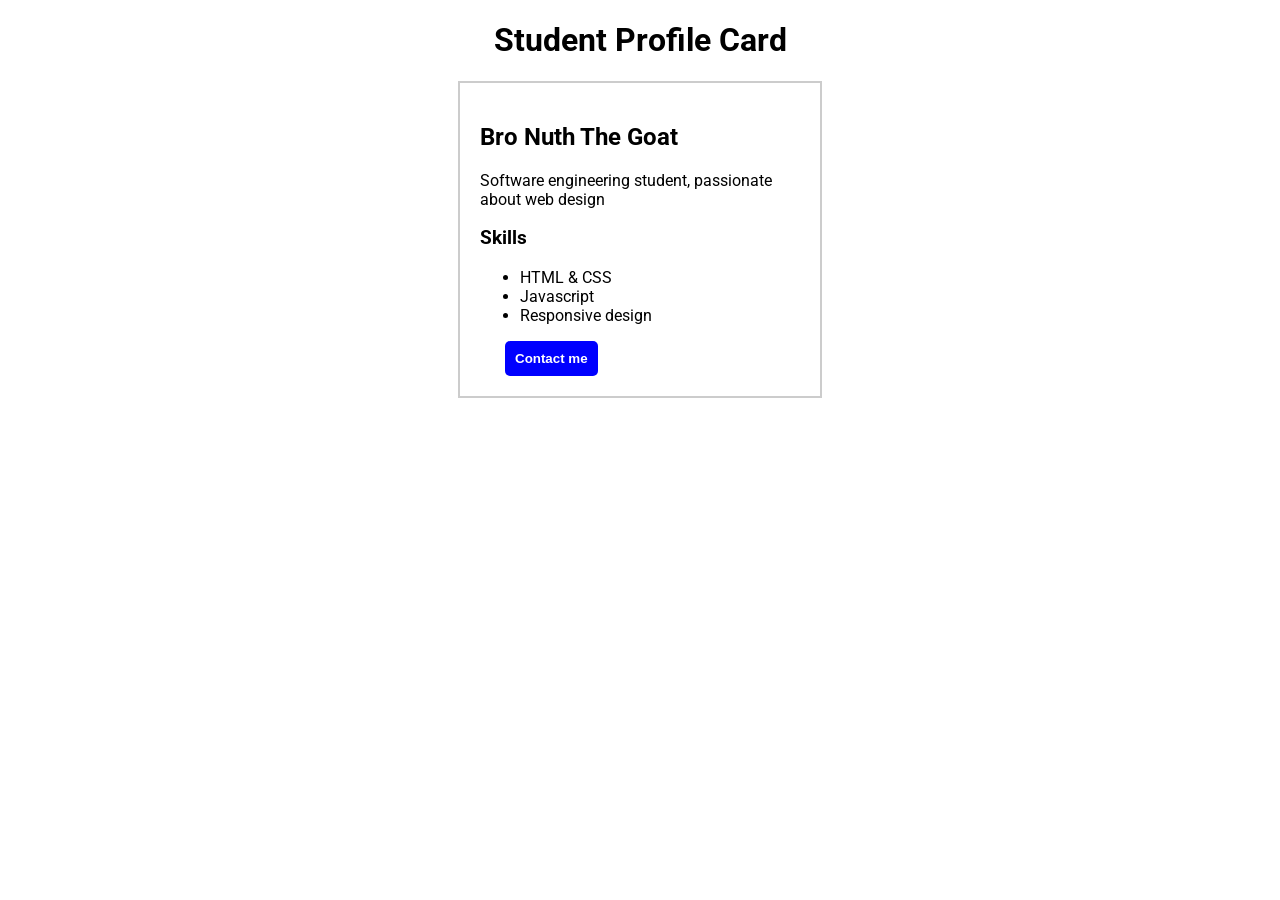
<file: week2/index.html>
<!DOCTYPE html>
<html lang="en">
<head>
    <meta charset="UTF-8">
    <meta name="viewport" content="width=device-width, initial-scale=1.0">
    <title>Document</title>

    <link rel = "stylesheet" href = "style.css">
</head>
<body>
    <h1 class = "title">Student Profile Card</h1>
    <section class = "profile_card">
        <h2>Bro Nuth The Goat</h2>
        <p>Software engineering student, passionate about web design</p>
        <h3>Skills</h3>
        <ul>
            <li>HTML & CSS</li>
            <li>Javascript</li>
            <li>Responsive design</li>
        </ul>
        <button class = "contact_me_button">Contact me</button>
    </section>
</body>
</html>
</file>
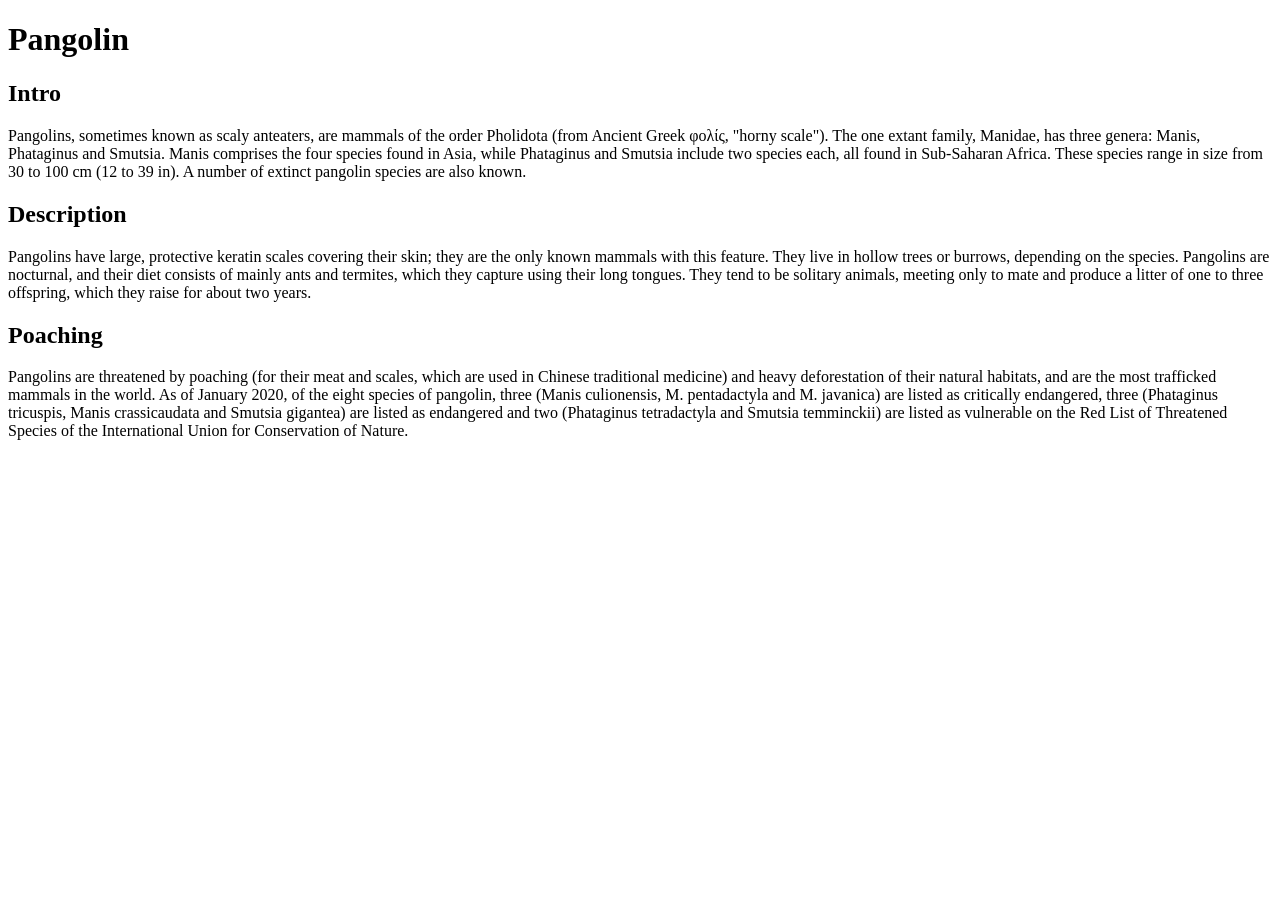
<file: exercise1.html>
<!DOCTYPE html>
<html lang="en">
<head>
    <meta charset="UTF-8">
    <meta name="viewport" content="width=device-width, initial-scale=1.0">
    <title>Exercise1</title>
</head>
<body>
    <h1>
        Pangolin
    </h1>
    <h2>
        Intro
    </h2>
    <p>
        Pangolins, sometimes known as scaly anteaters, are mammals of the order Pholidota (from Ancient Greek φολίς, "horny scale"). The one extant family, Manidae, has three genera: Manis, Phataginus and Smutsia. Manis comprises the four species found in Asia, while Phataginus and Smutsia include two species each, all found in Sub-Saharan Africa. These species range in size from 30 to 100 cm (12 to 39 in). A number of extinct pangolin species are also known.
    </p>
    <h2>
        Description
    </h2>
    <p>
        Pangolins have large, protective keratin scales covering their skin; they are the only known mammals with this feature. They live in hollow trees or burrows, depending on the species. Pangolins are nocturnal, and their diet consists of mainly ants and termites, which they capture using their long tongues. They tend to be solitary animals, meeting only to mate and produce a litter of one to three offspring, which they raise for about two years.
    </p>
    <h2>
        Poaching
    </h2>
    <p>
        Pangolins are threatened by poaching (for their meat and scales, which are used in Chinese traditional medicine) and heavy deforestation of their natural habitats, and are the most trafficked mammals in the world. As of January 2020, of the eight species of pangolin, three (Manis culionensis, M. pentadactyla and M. javanica) are listed as critically endangered, three (Phataginus tricuspis, Manis crassicaudata and Smutsia gigantea) are listed as endangered and two (Phataginus tetradactyla and Smutsia temminckii) are listed as vulnerable on the Red List of Threatened Species of the International Union for Conservation of Nature.
    </p>
</body>
</html>
</file>
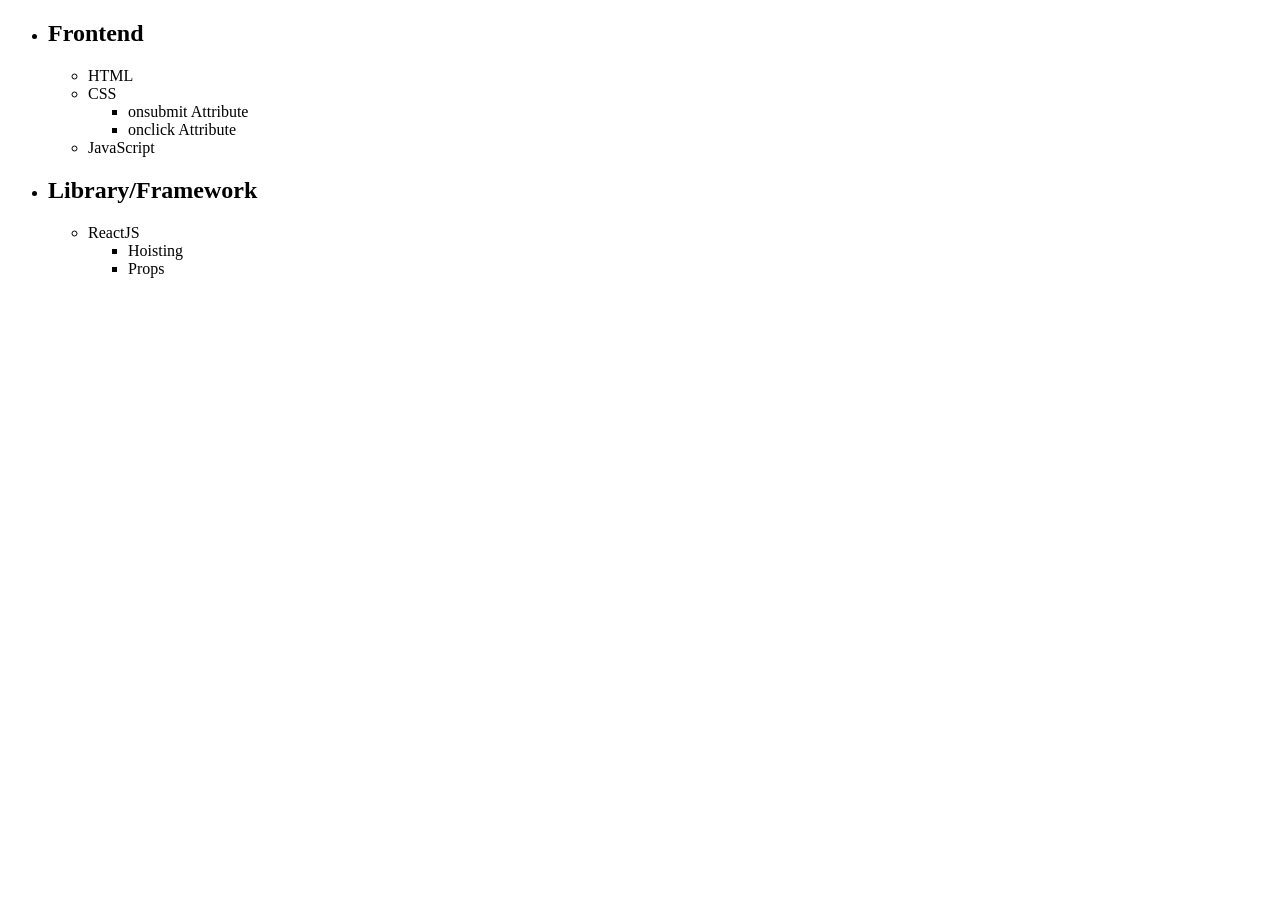
<file: exercise2.html>
<!DOCTYPE html>
<html lang="en">
<head>
    <meta charset="UTF-8">
    <meta name="viewport" content="width=device-width, initial-scale=1.0">
    <title>Exercise2</title>
</head>
<body>
    <ul>
        <li><h2>Frontend</h2></li>
        <ul>
            <li>HTML</li>
            <li>CSS
                <ul>
                    <li>onsubmit Attribute</li>
                    <li>onclick Attribute</li>
                </ul>
            <li>JavaScript</li>
        </ul>
    </ul>
    <ul>
        <li><h2>Library/Framework</h2></li>
        <ul>
            <li>ReactJS
                <ul>
                    <li>Hoisting</li>
                    <li>Props</li>
                </ul>
            </li>
        </ul>
    </ul>
</body>
</html>
</file>
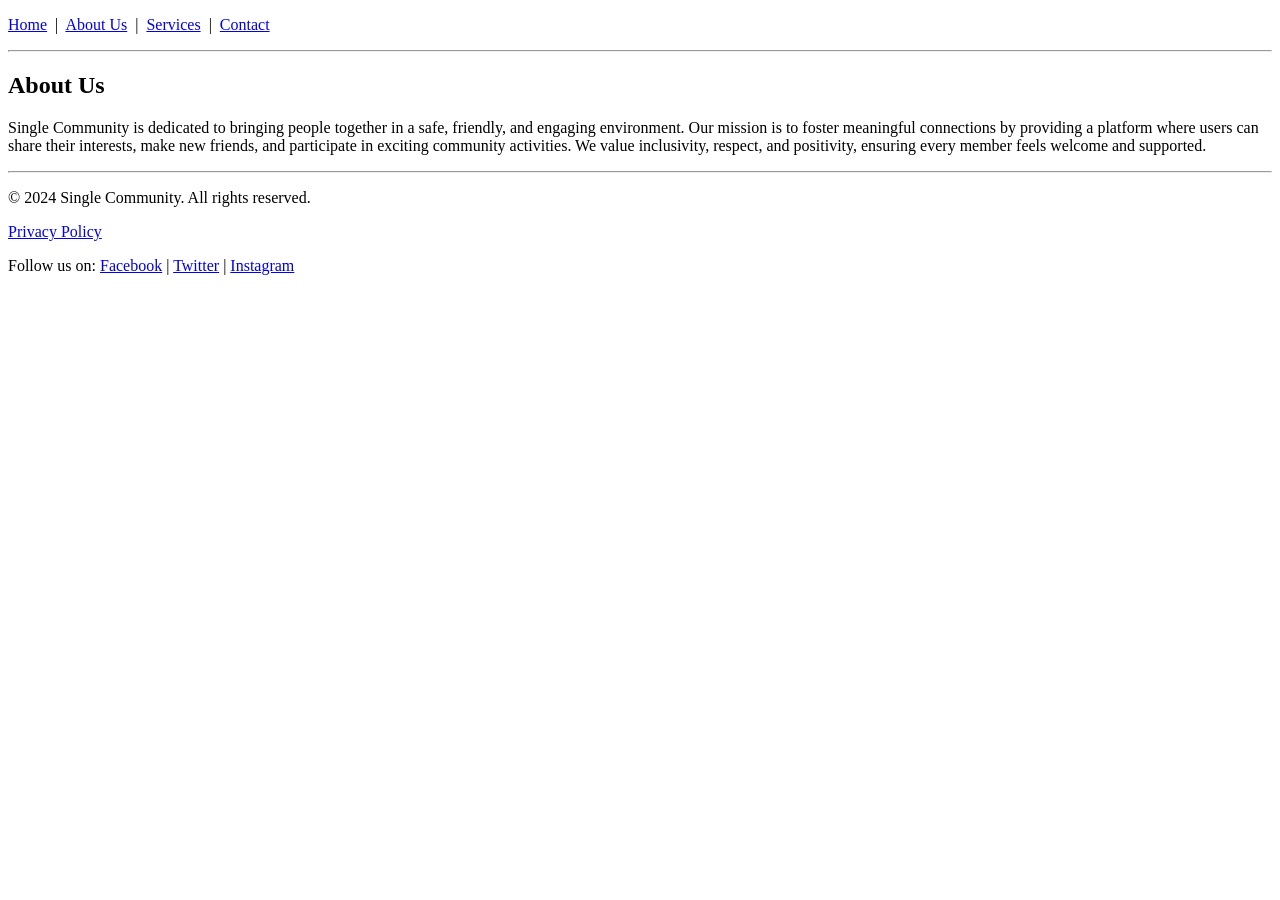
<file: exercise3/aboutus.html>
<!DOCTYPE html>
<html lang="en">
<head>
    <meta charset="UTF-8">
    <meta name="viewport" content="width=device-width, initial-scale=1.0">
    <title>About Us</title>
</head>
<body>
    <p>
        <a href="home.html">Home</a> &nbsp;|&nbsp;
        <a href="aboutus.html">About Us</a> &nbsp;|&nbsp;
        <a href="service.html">Services</a> &nbsp;|&nbsp;
        <a href="contact.html">Contact</a>
    </p>
    <hr>
    <h2>
        About Us
    </h2>
    <p>
        Single Community is dedicated to bringing people together in a safe, friendly, and engaging environment. Our mission is to foster meaningful connections by providing a platform where users can share their interests, make new friends, and participate in exciting community activities. We value inclusivity, respect, and positivity, ensuring every member feels welcome and supported.
    </p>

    <hr>
    <footer>
        <p>
            &copy; 2024 Single Community. All rights reserved.
        </p>
        <p><a href="#">Privacy Policy</a></p> 
        <p>Follow us on: 
            <a href="#">Facebook</a> | 
            <a href="#">Twitter</a> | 
            <a href="#">Instagram</a>
        </p>
    </footer>           
</html>
</file>
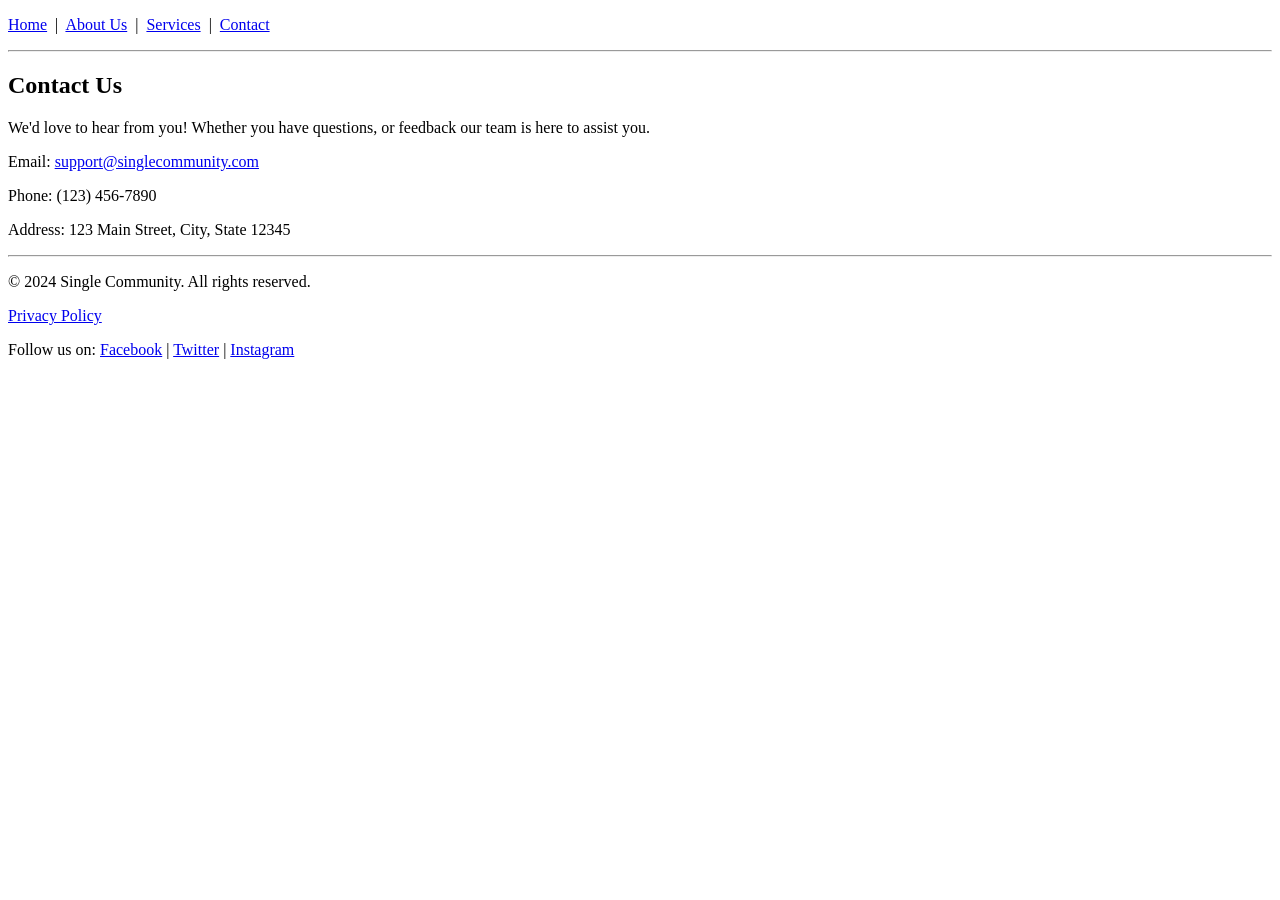
<file: exercise3/contact.html>
<!DOCTYPE html>
<html lang="en">
<head>
    <meta charset="UTF-8">
    <meta name="viewport" content="width=device-width, initial-scale=1.0">
    <title>Contact</title>
</head>
<body>
    <p>
        <a href="home.html">Home</a> &nbsp;|&nbsp;
        <a href="aboutus.html">About Us</a> &nbsp;|&nbsp;
        <a href="service.html">Services</a> &nbsp;|&nbsp;
        <a href="contact.html">Contact</a>
    </p>
    <hr>
    <h2>
        Contact Us
    </h2>
    <p>We'd love to hear from you! Whether you have questions, or feedback our team is here to assist you.</p>
    <p>Email: <a href="support@singlecommunity.com">support@singlecommunity.com</a></p>
    <p>Phone: (123) 456-7890</p>
    <p>Address: 123 Main Street, City, State 12345</p>

    <hr>
    <footer>
        <p>
            &copy; 2024 Single Community. All rights reserved.
        </p>
        <p><a href="#">Privacy Policy</a></p> 
        <p>Follow us on: 
            <a href="#">Facebook</a> | 
            <a href="#">Twitter</a> | 
            <a href="#">Instagram</a>
        </p>
    </footer>           
</html>
</file>
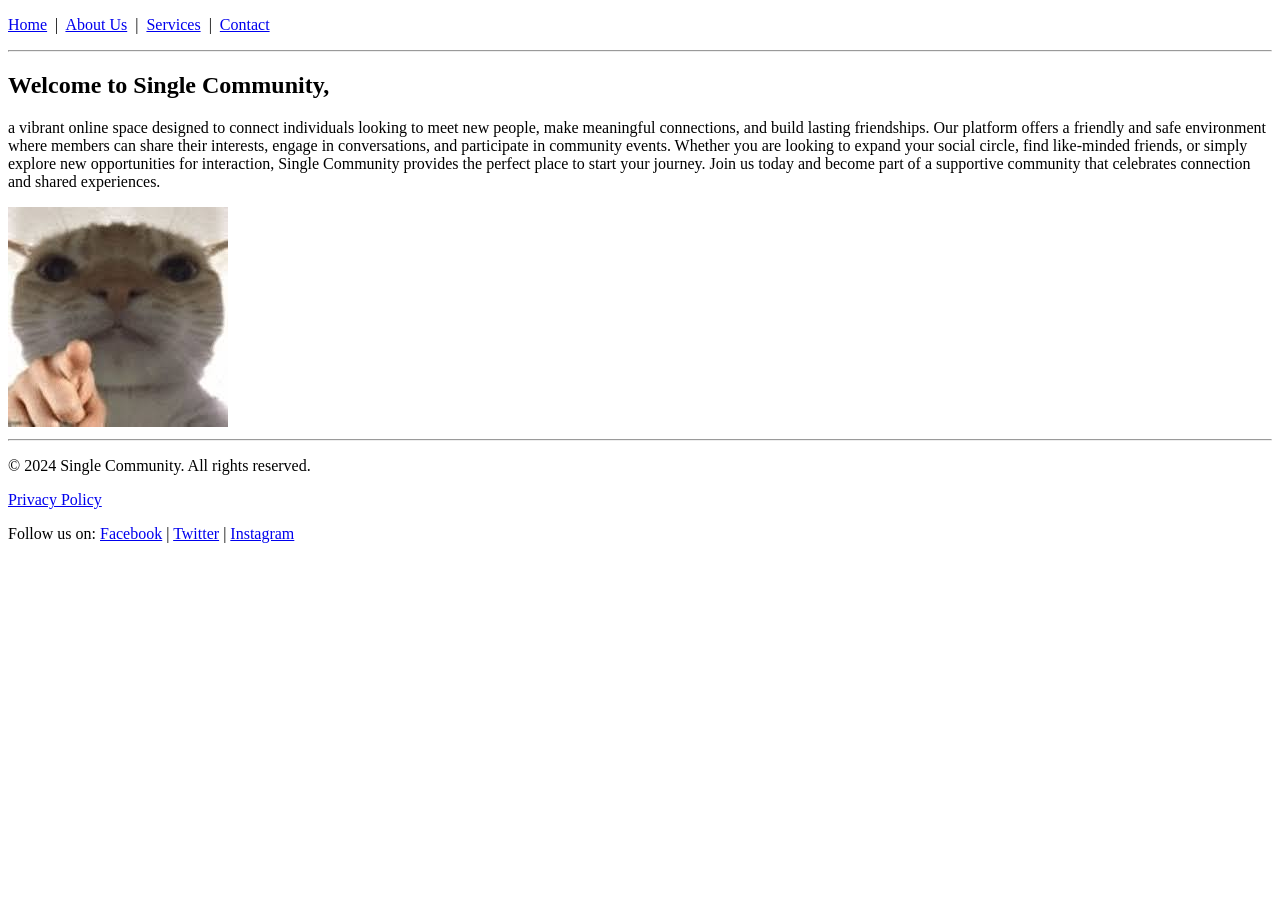
<file: exercise3/home.html>
<!DOCTYPE html>
<html lang="en">
<head>
    <meta charset="UTF-8">
    <meta name="viewport" content="width=device-width, initial-scale=1.0">
    <title>Home</title>
</head>
<body>
    <p>
        <a href="home.html">Home</a> &nbsp;|&nbsp;
        <a href="aboutus.html">About Us</a> &nbsp;|&nbsp;
        <a href="service.html">Services</a> &nbsp;|&nbsp;
        <a href="contact.html">Contact</a>
    </p>
    <hr>
    <h2>
        Welcome to Single Community,
    </h2>
    <p>
        a vibrant online space designed to connect individuals looking to meet new people, make meaningful connections, and build lasting friendships. Our platform offers a friendly and safe environment where members can share their interests, engage in conversations, and participate in community events. Whether you are looking to expand your social circle, find like-minded friends, or simply explore new opportunities for interaction, Single Community provides the perfect place to start your journey. Join us today and become part of a supportive community that celebrates connection and shared experiences.
    </p>

    <img src="image.png" alt="Lol" >
    <hr>
    <footer>
        <p>
            &copy; 2024 Single Community. All rights reserved.
        </p>
        <p><a href="#">Privacy Policy</a></p> 
        <p>Follow us on: 
            <a href="#">Facebook</a> | 
            <a href="#">Twitter</a> | 
            <a href="#">Instagram</a>
        </p>
    </footer>           
</html>
</file>
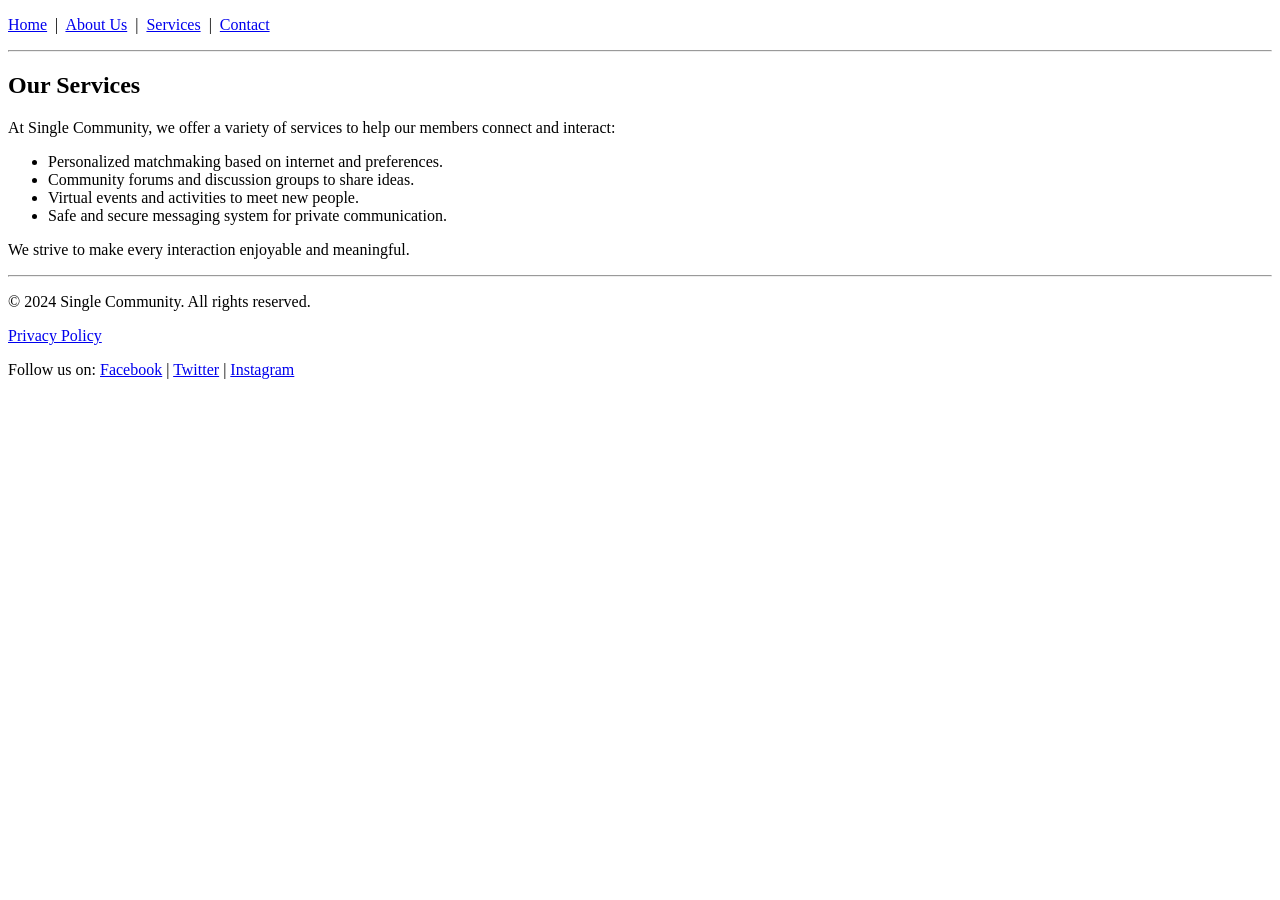
<file: exercise3/service.html>
<!DOCTYPE html>
<html lang="en">
<head>
    <meta charset="UTF-8">
    <meta name="viewport" content="width=device-width, initial-scale=1.0">
    <title>Services</title>
</head>
<body>
    <p>
        <a href="home.html">Home</a> &nbsp;|&nbsp;
        <a href="aboutus.html">About Us</a> &nbsp;|&nbsp;
        <a href="service.html">Services</a> &nbsp;|&nbsp;
        <a href="contact.html">Contact</a>
    </p>
    <hr>
    <h2>
        Our Services
    </h2>
    <p>
        At Single Community, we offer a variety of services to help our members connect and interact:
        <ul>
            <li>Personalized matchmaking based on internet and preferences.</li>
            <li>Community forums and discussion groups to share ideas.</li>
            <li>Virtual events and activities to meet new people.</li>
            <li>Safe and secure messaging system for private communication.</li>
        </ul>
    </p>
    <p>We strive to make every interaction enjoyable and meaningful.</p>

    <hr>
    <footer>
        <p>
            &copy; 2024 Single Community. All rights reserved.
        </p>
        <p><a href="#">Privacy Policy</a></p> 
        <p>Follow us on: 
            <a href="#">Facebook</a> | 
            <a href="#">Twitter</a> | 
            <a href="#">Instagram</a>
        </p>
    </footer>           
</html>
</file>
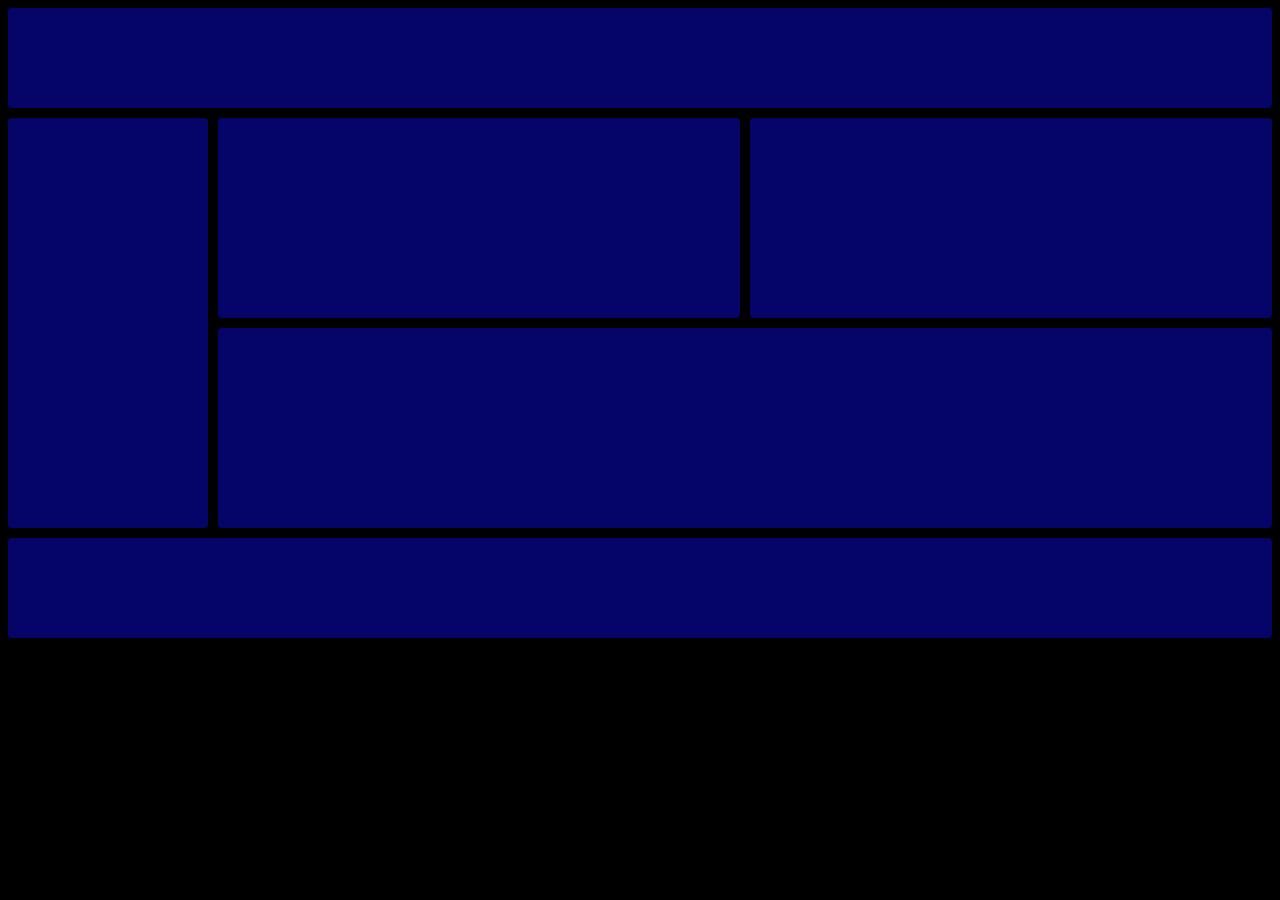
<file: week3/lab1.html>
<!DOCTYPE html>
<html lang="en">
<head>
    <meta charset="UTF-8">
    <meta name="viewport" content="width=device-width, initial-scale=1.0">
    <link rel = "stylesheet" href = "lab1.css">
    <title>LAB1</title>
</head>
<body>
    <div class = "container">
        <div class = "box box-1" ></div>
        <div class = "box box-2"></div>
        <div class = "box box-3"></div>
        <div class = "box box-4"></div>
        <div class = "box box-5"></div>
        <div class = "box box-6"></div>

    </div>
</body>
</html>
</file>
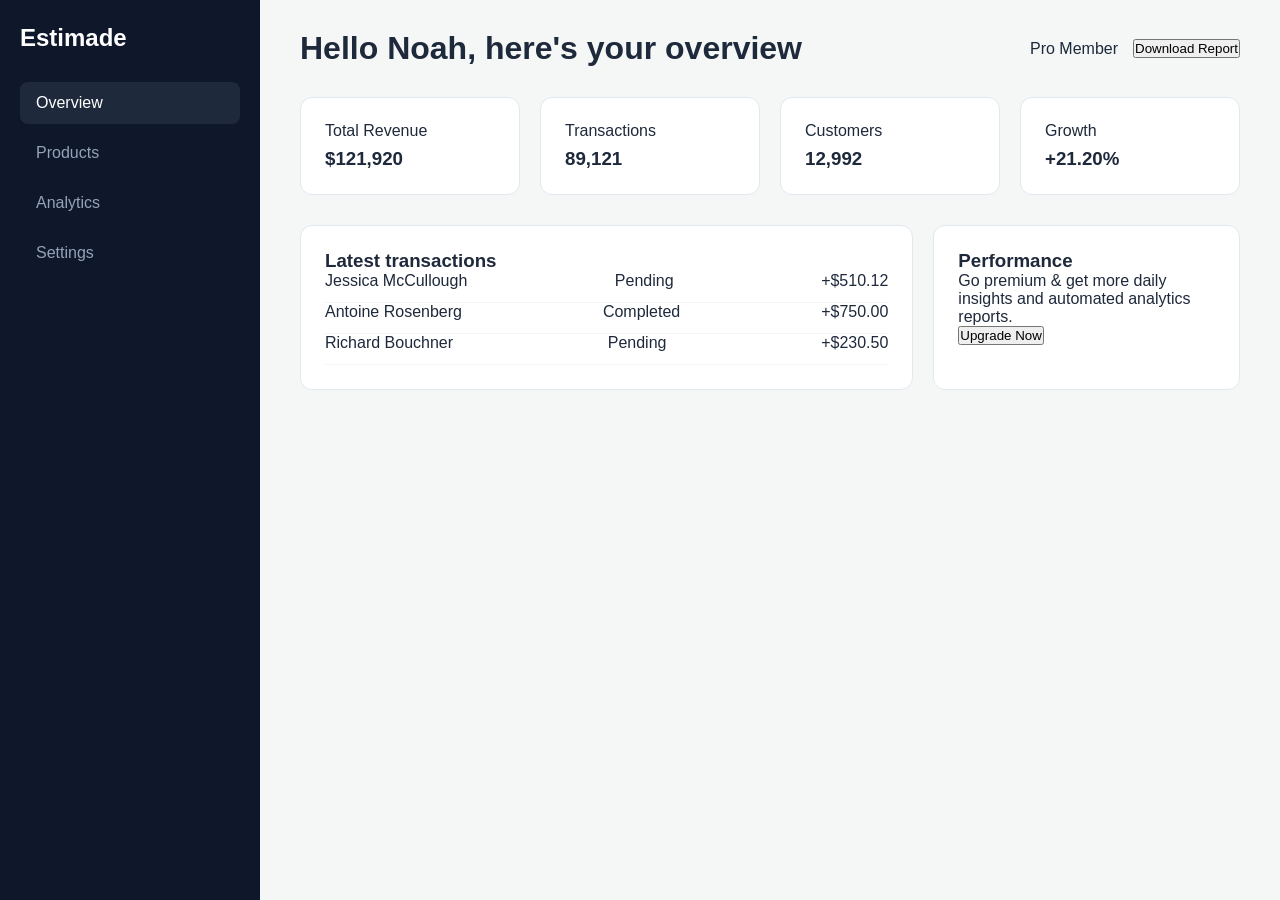
<file: week4/lab/hw.html>
<!DOCTYPE html>
<html lang="en">
<head>
    <meta charset="UTF-8">
    <meta name="viewport" content="width=device-width, initial-scale=1.0">
    <title>Dashboard Lab Exercise</title>
    <link rel="stylesheet" href="hw.css">
</head>
<body>

    <div class="dashboard-grid">

        <!-- 1. SIDEBAR NAVIGATION -->
        <aside class="sidebar">
            <div class="sidebar-brand">
                <h2>Estimade</h2>
            </div>
            <ul class="nav-links">
                <li><a href="#" class="active">Overview</a></li>
                <li><a href="#">Products</a></li>
                <li><a href="#">Analytics</a></li>
                <li><a href="#">Settings</a></li>
            </ul>
        </aside>

        <!-- 2. MAIN CONTENT AREA -->
        <main class="main-content">

            <!-- Top Header (Flexbox Layout) -->
            <header class="top-header">
                <div class="welcome-text">
                    <h1>Hello Noah, here's your overview</h1>
                </div>
                <div class="user-profile">
                    <span class="badge">Pro Member</span>
                    <button class="btn-download">Download Report</button>
                </div>
            </header>

            <!-- Metrics Cards Section (Grid or Flex Wrap) -->
            <section class="metrics-grid">
                <div class="card metric-card">
                    <p class="metric-title">Total Revenue</p>
                    <h3 class="metric-value">$121,920</h3>
                </div>
                <div class="card metric-card">
                    <p class="metric-title">Transactions</p>
                    <h3 class="metric-value">89,121</h3>
                </div>
                <div class="card metric-card">
                    <p class="metric-title">Customers</p>
                    <h3 class="metric-value">12,992</h3>
                </div>
                <div class="card metric-card">
                    <p class="metric-title">Growth</p>
                    <h3 class="metric-value text-success">+21.20%</h3>
                </div>
            </section>

            <!-- Detailed Content Section (Split Grid / Flex) -->
            <section class="content-grid">
                
                <!-- Latest Transactions Panel -->
                <div class="card transactions-panel">
                    <h3>Latest transactions</h3>
                    <ul class="transaction-list">
                        <li class="transaction-item">
                            <span>Jessica McCullough</span>
                            <span class="status pending">Pending</span>
                            <span class="amount">+$510.12</span>
                        </li>
                        <li class="transaction-item">
                            <span>Antoine Rosenberg</span>
                            <span class="status completed">Completed</span>
                            <span class="amount">+$750.00</span>
                        </li>
                        <li class="transaction-item">
                            <span>Richard Bouchner</span>
                            <span class="status pending">Pending</span>
                            <span class="amount">+$230.50</span>
                        </li>
                    </ul>
                </div>

                <!-- Performance Chart / Promo Panel -->
                <div class="card promo-panel">
                    <h3>Performance</h3>
                    <p>Go premium & get more daily insights and automated analytics reports.</p>
                    <button class="btn-primary">Upgrade Now</button>
                </div>

            </section>

        </main>
    </div>

</body>
</html>
</file>
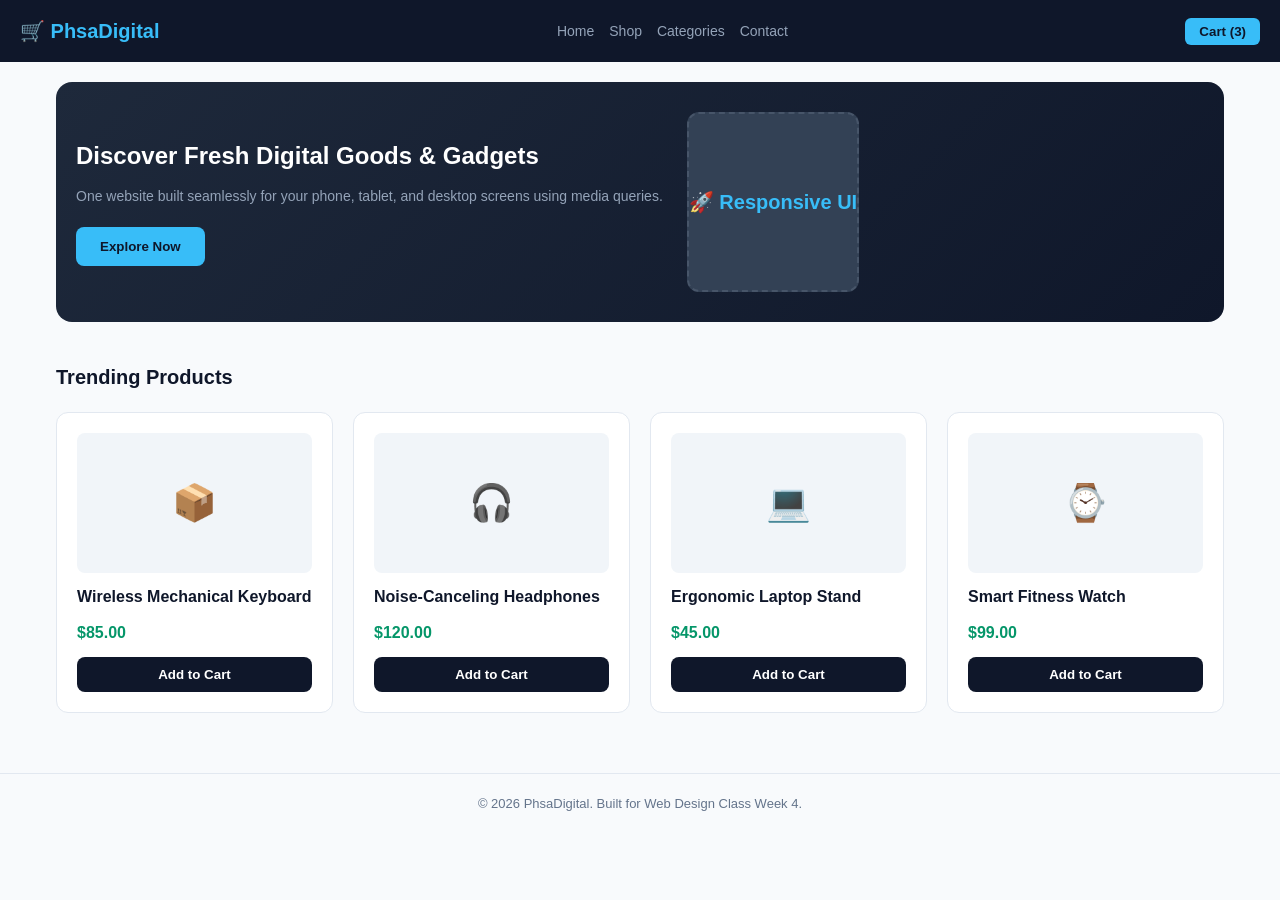
<file: week4/lab/lab.html>
<!DOCTYPE html>
<html lang="en">
<head>
    <meta charset="UTF-8">
    <meta name="viewport" content="width=device-width, initial-scale=1.0">
    <title>Phsa Shop - Responsive Live Demo</title>
    <link rel="stylesheet" href="lab.css">
</head>
<body>

    <!-- 1. NAVIGATION BAR (Flexbox) -->
    <header class="navbar">
        <div class="logo">🛒 PhsaDigital</div>
        <nav class="nav-menu">
            <a href="#">Home</a>
            <a href="#">Shop</a>
            <a href="#">Categories</a>
            <a href="#">Contact</a>
        </nav>
        <div class="nav-actions">
            <button class="btn-cart">Cart (3)</button>
        </div>
    </header>

    <!-- 2. MAIN CONTAINER -->
    <main class="main-container">

        <!-- Hero Banner Section (Flexbox / Grid) -->
        <section class="hero-section">
            <div class="hero-content">
                <h1>Discover Fresh Digital Goods & Gadgets</h1>
                <p>One website built seamlessly for your phone, tablet, and desktop screens using media queries.</p>
                <button class="btn-shop">Explore Now</button>
            </div>
            <div class="hero-image">
                <div class="image-box">🚀 Responsive UI</div>
            </div>
        </section>

        <!-- Product Catalog Section (CSS Grid) -->
        <section class="catalog-section">
            <h2>Trending Products</h2>
            
            <div class="product-grid">
                <!-- Product 1 -->
                <div class="product-card">
                    <div class="product-img">📦</div>
                    <h3>Wireless Mechanical Keyboard</h3>
                    <p class="price">$85.00</p>
                    <button class="btn-buy">Add to Cart</button>
                </div>

                <!-- Product 2 -->
                <div class="product-card">
                    <div class="product-img">🎧</div>
                    <h3>Noise-Canceling Headphones</h3>
                    <p class="price">$120.00</p>
                    <button class="btn-buy">Add to Cart</button>
                </div>

                <!-- Product 3 -->
                <div class="product-card">
                    <div class="product-img">💻</div>
                    <h3>Ergonomic Laptop Stand</h3>
                    <p class="price">$45.00</p>
                    <button class="btn-buy">Add to Cart</button>
                </div>

                <!-- Product 4 -->
                <div class="product-card">
                    <div class="product-img">⌚</div>
                    <h3>Smart Fitness Watch</h3>
                    <p class="price">$99.00</p>
                    <button class="btn-buy">Add to Cart</button>
                </div>
            </div>
        </section>

    </main>

    <!-- 3. FOOTER SECTION -->
    <footer class="site-footer">
        <p>&copy; 2026 PhsaDigital. Built for Web Design Class Week 4.</p>
    </footer>

</body>
</html>
</file>
<file: week2/style.css>
@import url('https://fonts.googleapis.com/css2?family=Roboto&display=swap');
body { font-family: 'Roboto', sans-serif; }
.title{
    font-weight: bold;
    text-align: center;
}
.profile_card{
    border: 2px solid #ccc;
    width : 320px;
    margin : 20px auto;
    padding : 20px;
}
.contact_me_button{
    background-color: blue;
    color : white;
    font-weight: bold;
    border : none;
    border-radius : 5px;
    padding: 10px;
    margin-left :25px;
    transition : background-color 0.3s ease, box-shadow 0.3s ease;
}
.contact_me_button:hover{
    background-color: #ea1294;
}
.contact_me_button:active{
    background-color: rgb(1, 1, 92);
}
</file>
<file: week3/lab1.css>
body{
    background: black
}
.box{
    background-color: rgb(4, 4, 105);
    border-radius: 4px;
    color: rgb(48, 0, 0);
}
.container{
    display: grid;
    grid-template-rows: 100px 200px 200px 100px;
    grid-template-columns: 200px 1fr 1fr;
    gap : 10px;
    grid-template-areas: 
        "a a a"
        "b c d"
        "b e e"
        "f f f"
    ;
}
.box-1{grid-area: a;}
.box-2{grid-area: b;}
.box-3{grid-area: c;}
.box-4{grid-area: d;}
.box-5{grid-area: e;}
.box-6{grid-area: f;}
</file>
<file: week4/lab/hw.css>
/* ==========================================
   1. GLOBAL RESET & BASE STYLES
   ================================---------- */
* {
    /* TODO 1.1: Add box-sizing and remove default margins/padding */
    font-family: 'Inter', sans-serif;
    box-sizing: border-box;
    margin: 0;
    padding: 0;
}

body {
    background-color: #f4f7f6;
    color: #1e293b;
    min-height: 100vh;
}

.card {
    background: #ffffff;
    border-radius: 12px;
    border: 1px solid #e2e8f0;
    padding: 24px;
}

/* ==========================================
   2. MACRO LAYOUT: DASHBOARD GRID (CSS Grid)
   ================================---------- */
.dashboard-grid {
    /* TODO 2.1: Turn this into a CSS Grid with a fixed 260px sidebar and a fluid 1fr main content area */
    min-height: 100vh;
    display: grid;
    grid-template-columns: 260px 1fr;
}

/* ==========================================
   3. SIDEBAR NAVIGATION
   ================================---------- */
.sidebar {
    background-color: #0f172a;
    color: #ffffff;
    padding: 24px 20px;
    display: flex;
    flex-direction: column;
    gap: 30px;
    /* TODO 3.1: Use Flexbox to make a vertical column with a 30px gap */
}

.nav-links {
    list-style: none;
    display: flex;
    flex-direction: column;
    gap: 8px;
    /* TODO 3.2: Use Flexbox to stack navigation links vertically with an 8px gap */
}

.nav-links a {
    display: block;
    color: #94a3b8;
    text-decoration: none;
    padding: 12px 16px;
    border-radius: 8px;
}

.nav-links a:hover, 
.nav-links a.active {
    background-color: #1e293b;
    color: #ffffff;
}

/* ==========================================
   4. MAIN CONTENT AREA & HEADER (Flexbox)
   ================================---------- */
.main-content {
    padding: 30px 40px;
    display: flex;
    flex-direction: column;
    gap: 30px;
}

.top-header {
    /* TODO 4.1: Use Flexbox to push the welcome text to the left and profile controls to the right */
    display: flex;
    justify-content:space-between;
    align-items: center;
    flex-wrap: wrap;
}

.user-profile {
    /* TODO 4.2: Use Flexbox to align the badge and download button horizontally with a 15px gap */
    display: flex;
    align-items: center;
    gap :15px;
}

/* ==========================================
   5. METRICS GRID SECTION (CSS Grid)
   ================================---------- */
.metrics-grid {
    /* TODO 5.1: Create an auto-fit grid where columns have a minimum width of 220px and share free space (1fr) */
    display: grid;
    grid-template-columns: repeat(auto-fit, minmax(220px, 1fr));
    gap: 20px;
}

.metric-card {
    display: flex;
    flex-direction: column;
    gap: 8px;
}

/* ==========================================
   6. DETAILED CONTENT GRID SECTION (CSS Grid)
   ================================---------- */
.content-grid {
    /* TODO 6.1: Create a 2-column grid where the first column takes 2 fractions (2fr) and the second takes 1 (1fr) */
    display: grid;
    grid-template-columns: 2fr 1fr;
    gap: 20px;
}

.transaction-item {
    /* TODO 6.2: Use Flexbox to spread the transaction name, status, and amount across the row */
    display: flex;
    justify-content: space-between;
    align-items: center;
    padding-bottom: 12px;
    border-bottom: 1px solid #f1f5f9;
}

/* ==========================================
   7. RESPONSIVE MEDIA QUERIES
   ================================---------- */

/* Tablet and Smaller Desktops (< 1024px) */
@media (max-width: 1023px) {
    .content-grid {
        /* TODO 7.1: Collapse the content grid into a single column */
        grid-template-columns: 1fr;
    }
}

/* Mobile Devices (< 768px) */
@media (max-width: 767px) {
    .dashboard-grid {
        /* TODO 7.2: Collapse the dashboard into a single column layout */
        grid-template-columns: 1fr;
    }
    .top-header {
        flex-direction: column;
        align-items: flex-start;
        gap: 12px;
    }
    .sidebar {
        /* TODO 7.3: Hide the sidebar on mobile screens */
        display: none;
    }
}
</file>
<file: week4/lab/lab.css>
/* ==========================================
   1. GLOBAL RESET & BASE STYLES
   ========================================== */
* {
  /* TODO 1.1: Add box-sizing and remove default margins/padding */
  font-family:
    "Inter",
    -apple-system,
    sans-serif;
  box-sizing: border-box;
  margin: 0;
  padding: 0;
}

body {
  background-color: #f8fafc;
  color: #1e293b;
  line-height: 1.5;
}

/* Base media scaling */
img,
.image-box {
  max-width: 100%;
  height: auto;
  display: block;
  /* TODO 1.2: Ensure images and boxes scale flexibly and never overflow */
}

/* ==========================================
   2. NAVIGATION BAR (Mobile-First / Flexbox)
   ========================================== */
.navbar {
  background-color: #0f172a;
  color: #ffffff;
  padding: 16px 20px;
  /* TODO 2.1: Use Flexbox to stack the navbar elements vertically in a column by default on mobile */
  align-items: center;
  gap: 12px;
  display: flex;
  justify-content: space-between;
}

.logo {
  font-size: 20px;
  font-weight: 700;
  color: #38bdf8;
}

.nav-menu {
  display: flex;
  gap: 15px;
  /* TODO 2.2: Use Flexbox to align nav links horizontally with a 15px gap */
}

.nav-menu a {
  color: #94a3b8;
  text-decoration: none;
  font-size: 14px;
  font-weight: 500;
}

.nav-menu a:hover {
  color: #ffffff;
}

.btn-cart {
  background-color: #38bdf8;
  color: #0f172a;
  border: none;
  padding: 6px 14px;
  border-radius: 6px;
  font-weight: 600;
  cursor: pointer;
}

/* ==========================================
   3. MAIN CONTAINER & HERO SECTION
   ========================================== */
.main-container {
  padding: 20px 16px;
  max-width: 1200px;
  margin: 0 auto;
  display: flex;
  flex-direction: column;
  gap: 40px;
  /* TODO 3.1: Use Flexbox to create a vertical column layout with a 40px gap */
}

.hero-section {
  background: linear-gradient(135deg, #1e293b 0%, #0f172a 100%);
  color: #ffffff;
  border-radius: 16px;
  padding: 30px 20px;
  /* TODO 3.2: Use Flexbox to stack the hero content and image vertically on mobile */
  display: flex;
  gap: 24px;
  align-items: center;
  text-align: center;
}

.hero-content h1 {
  font-size: 24px;
  font-weight: 700;
  margin-bottom: 12px;
}

.hero-content p {
  font-size: 14px;
  color: #94a3b8;
  margin-bottom: 20px;
}

.btn-shop {
  background-color: #38bdf8;
  color: #0f172a;
  border: none;
  padding: 12px 24px;
  border-radius: 8px;
  font-weight: 700;
  cursor: pointer;
}

.image-box {
  background-color: #334155;
  color: #38bdf8;
  font-size: 20px;
  font-weight: 600;
  height: 180px;
  width: 100%;
  border-radius: 12px;
  display: flex;
  justify-content: center;
  align-items: center;
  border: 2px dashed #475569;
}

/* ==========================================
   4. PRODUCT CATALOG SECTION (CSS Grid)
   ========================================== */
.catalog-section h2 {
  font-size: 20px;
  font-weight: 700;
  margin-bottom: 20px;
  color: #0f172a;
}

.product-grid {
  display: grid;
  grid-template-columns: repeat(2, 1fr);
  gap : 20px
  
  /* TODO 4.1: Turn this into a CSS Grid with 1 column by default for mobile and a 20px gap */
}

.product-card {
  background: #ffffff;
  border: 1px solid #e2e8f0;
  border-radius: 12px;
  padding: 20px;
  display: flex;
  flex-direction: column;
  gap: 12px;
}

.product-img {
  background-color: #f1f5f9;
  height: 140px;
  border-radius: 8px;
  display: flex;
  justify-content: center;
  align-items: center;
  font-size: 36px;
}

.product-card h3 {
  font-size: 16px;
  font-weight: 600;
  color: #0f172a;
}

.price {
  font-size: 16px;
  font-weight: 700;
  color: #059669;
}

.btn-buy {
  background-color: #0f172a;
  color: #ffffff;
  border: none;
  padding: 10px;
  border-radius: 8px;
  font-weight: 600;
  cursor: pointer;
}

/* ==========================================
   5. FOOTER SECTION
   ========================================== */
.site-footer {
  text-align: center;
  padding: 20px;
  color: #64748b;
  font-size: 13px;
  border-top: 1px solid #e2e8f0;
  margin-top: 40px;
}

/* ==========================================
   6. RESPONSIVE MEDIA QUERIES
   ========================================== */

/* Tablet View (min-width: 768px) */
@media (min-width: 768px) {
  .navbar {
    flex-direction: row;
    justify-content: space-between;
    /* TODO 6.1: Switch navbar layout to a horizontal row with space between */
  }

  .hero-section {
    flex-direction: row;
    text-align: left;
    /* TODO 6.2: Switch hero section to side-by-side row layout with left-aligned text */
  }

  .product-grid {
    grid-template-columns: repeat(2, 1fr);
    /* TODO 6.3: Expand product grid to 2 columns */
  }
}

/* Desktop View (min-width: 1024px) */
@media (min-width: 1024px) {
  .product-grid {
    grid-template-columns: repeat(4, 1fr);
    /* TODO 6.4: Expand product grid to 4 columns for large desktop screens */
  }
}
</file>
